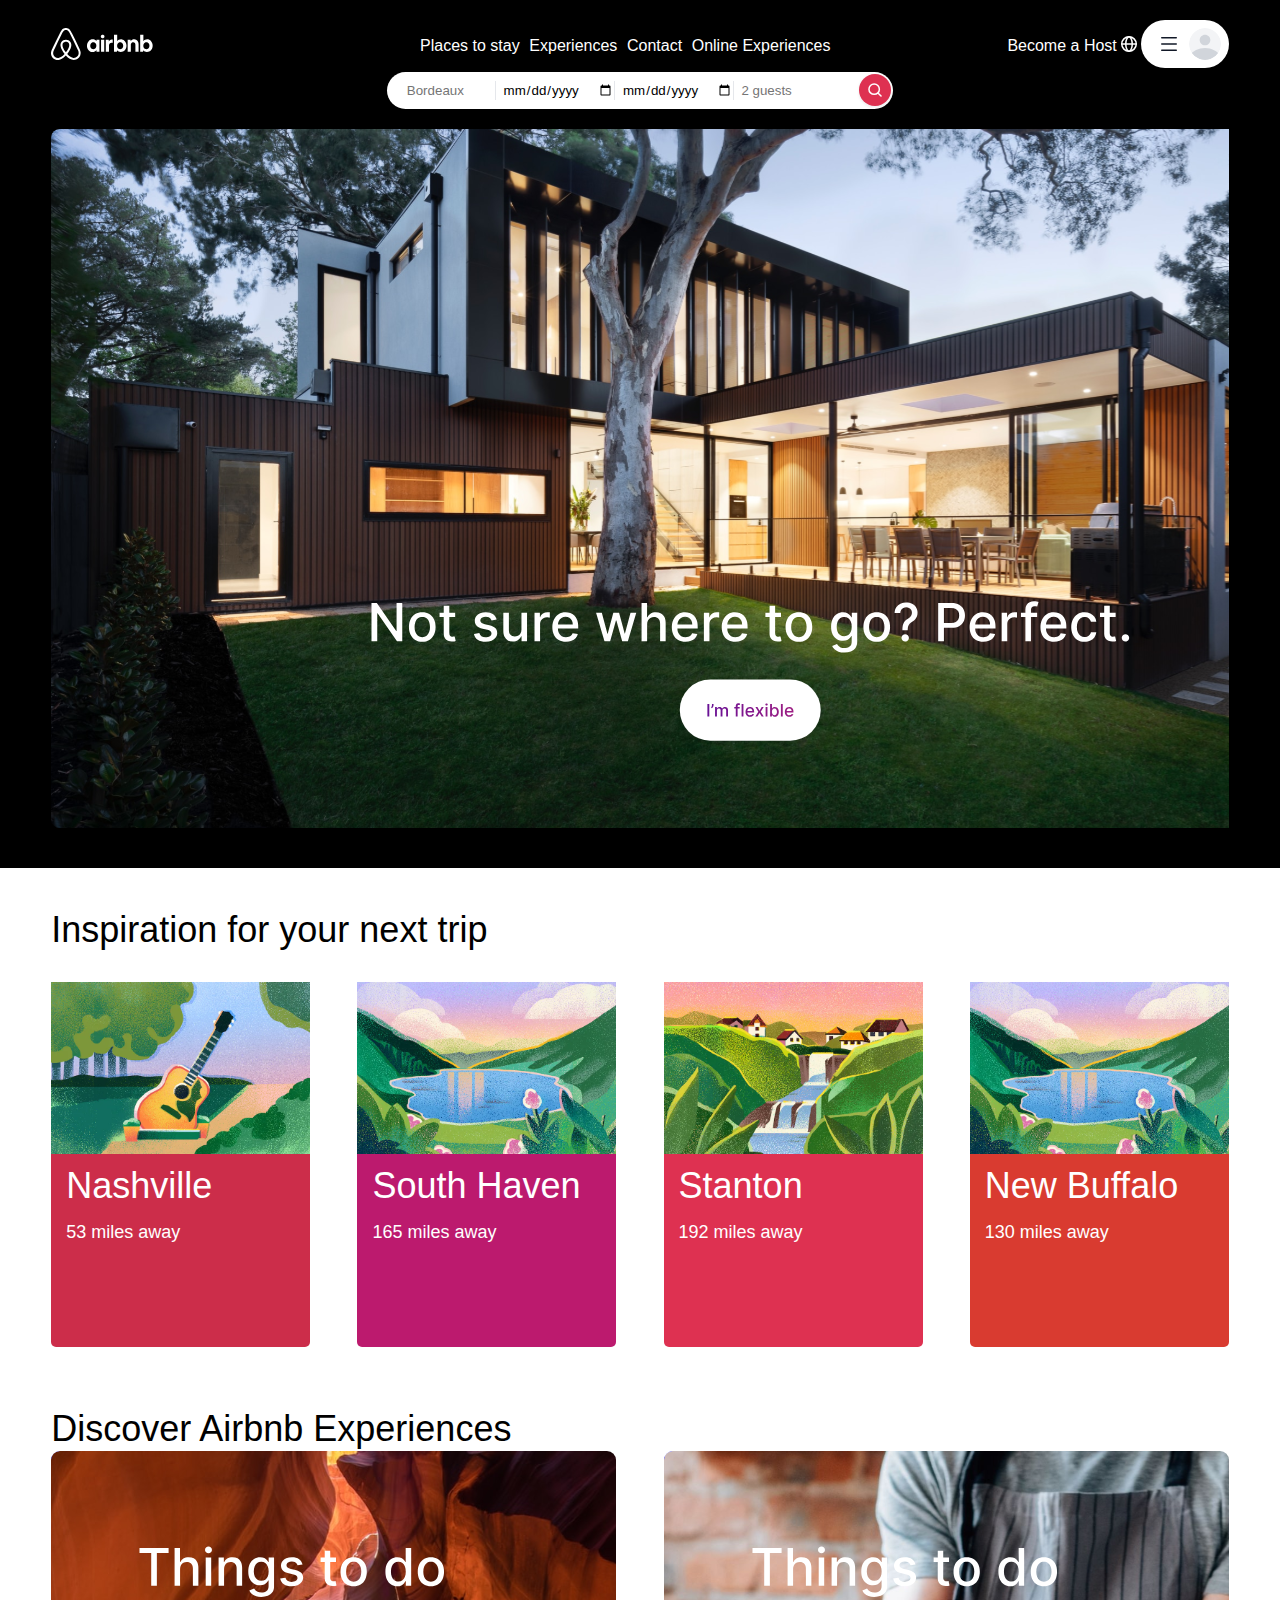
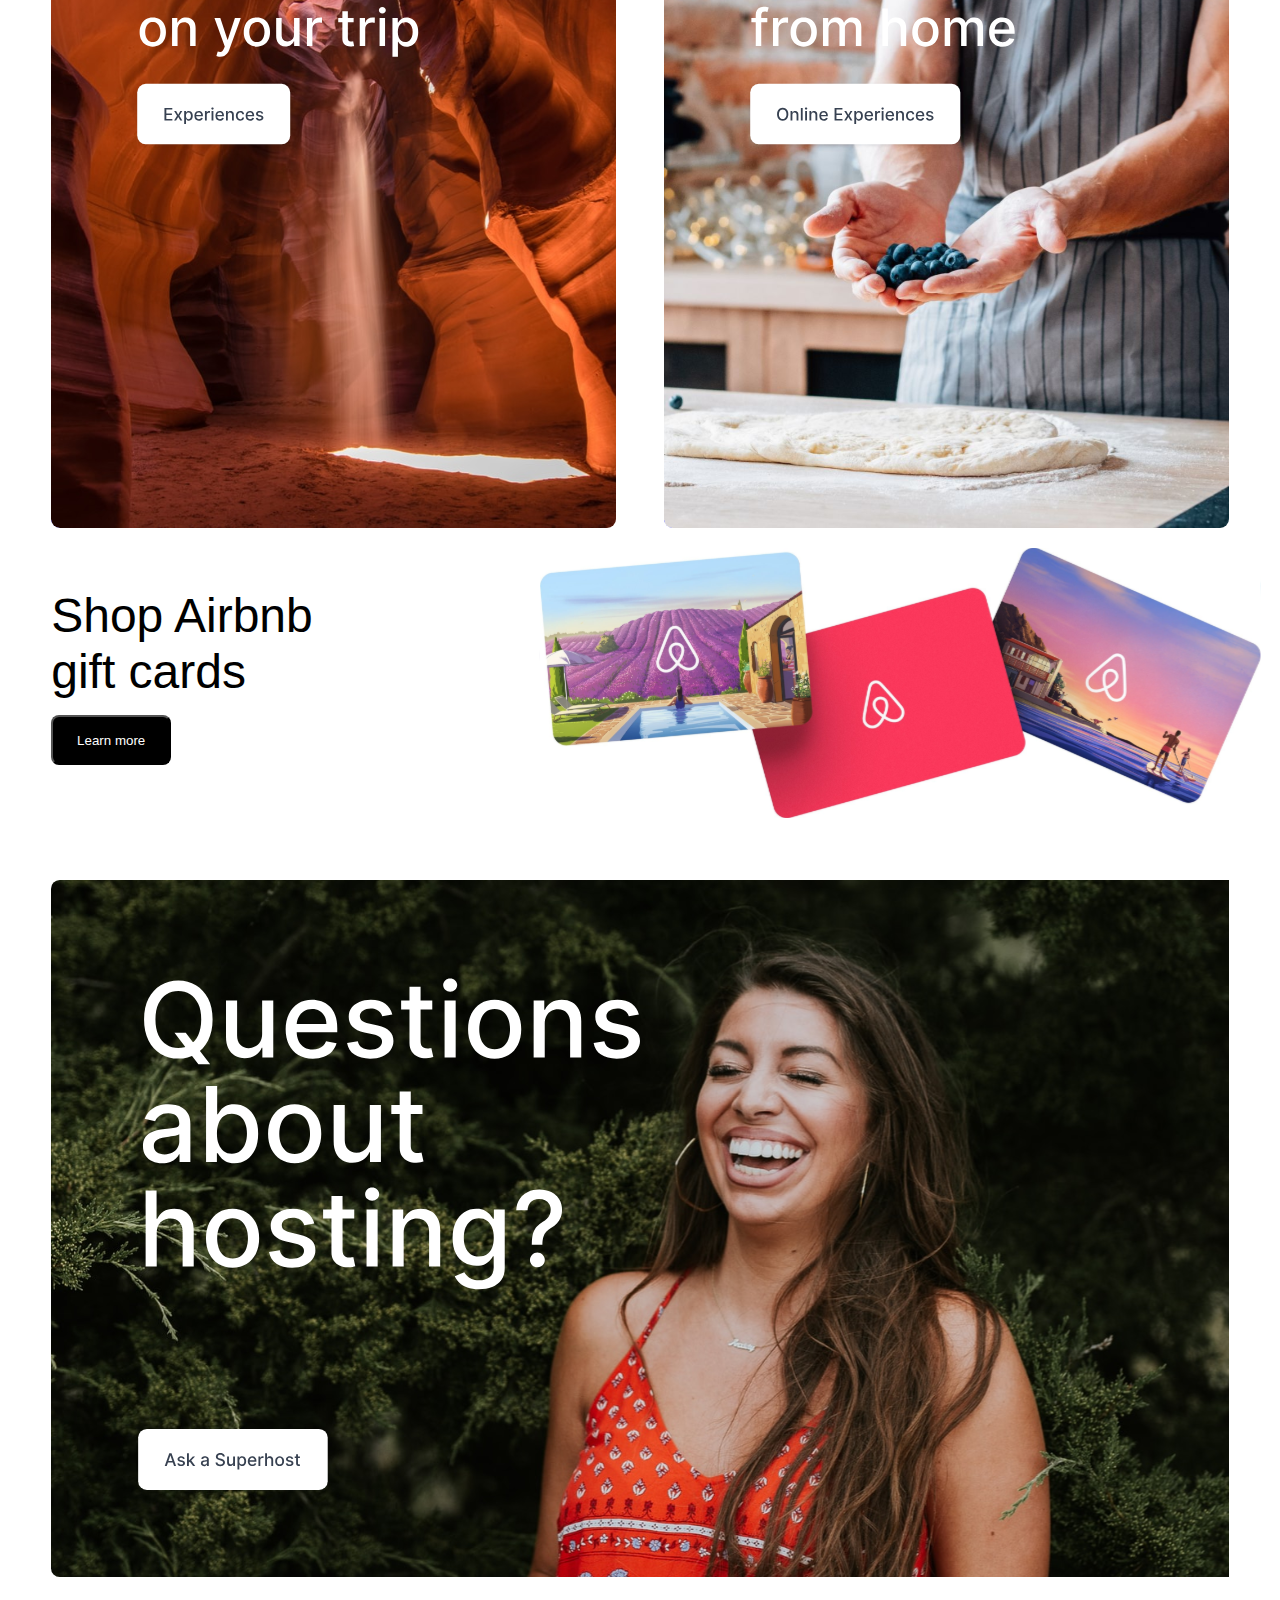
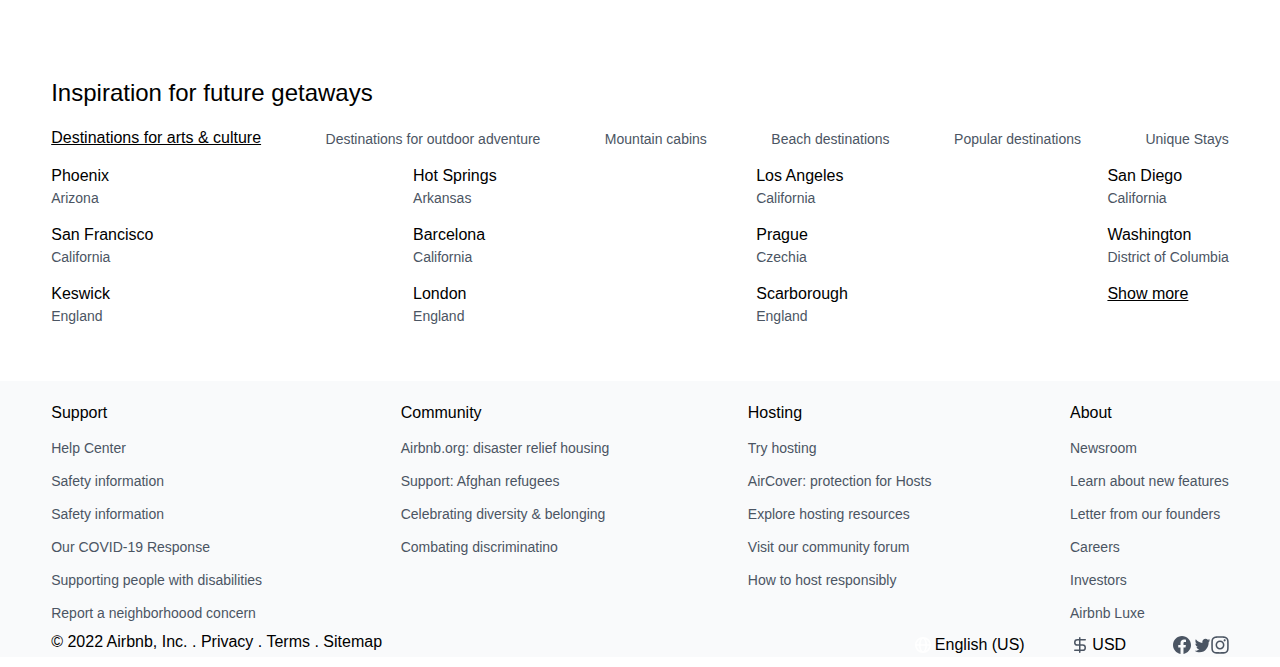
<file: index.html>
<!DOCTYPE html>
<html lang="en">
<head>
    <meta charset="UTF-8">
    <meta http-equiv="X-UA-Compatible" content="IE=edge">
    <meta name="viewport" content="width=device-width, initial-scale=1.0">
    <title>Document</title>
    <link rel="stylesheet" href="style.css">
</head>
<body>
    
    <section class="upper">
        <div class="header">
            <nav class="nav_bar">
                <span><img src="./logo.svg" alt=""></span>
                <div class="nav1">
                    <a class="active" href="#home">Places to stay</a>
                    <a href="#news">Experiences</a>
                    <a href="#contact">Contact</a>
                    <a href="#about">Online Experiences</a>
                </div>

                <div class="nav2">
                    <a href="#news">Become a Host</a>
                    <span><img src="./globe.svg" alt=""></span>
                    <span><img src="./Profile Dropdown.svg" alt=""></span>
                </div>
            </nav>
            <div class="nav11">


                <form  id="search_form">
                <label for="searchTerm" id="lb1">

                <input type="text" class="searchTerm" placeholder="Bordeaux" id="city" style="border: none;     position: relative;
                width: 22%; height: 50%;margin-right: 7px;
                border: none;
                /* display: flex; */
                left: 20px;border-right: 1px solid rgba(229, 231, 235, 1)">

                <input type="date" class="searchTerm" placeholder="Check in" id="checkin" style="border: none;     position: relative;
               width: 22%; height: 50%;margin-right: 7px;
                border: none;
                /* display: flex; */
                left: 20px;border-right: 1px solid rgba(229, 231, 235, 1)">

                <input type="date" class="searchTerm" placeholder="Check out" id="checkout" style="border: none;     position: relative;
                width: 22%; height: 50%;margin-right: 7px;
                border: none;
                /* display: flex; */
                left: 20px;border-right: 1px solid rgba(229, 231, 235, 1)">

                <input type="text" class="searchTerm" placeholder="2 guests" id="guest" style="border: none;     position: relative;
                width: 23%; height: 50%; margin-right: 7px;
                border: none;
                /* display: flex; */
                left: 20px">
                
                
                
                <input type="button"  id="submit_btn"onclick="storevalues() "> <img src="./search.svg"  onclick="storevalues()" style="position: relative; z-index: 2;;"></input>
                <a href="http://127.0.0.1:5500/index4.html" id="link_page">

</a>

</label>

</form>

            </div>

<div class="big_card">
    <button id="flexible_btn"></button>
</div>

        </div>
    </section>


    <section class="card_sec">

        <div class="card1">
            <p style="
            font-size: 36px;
            font-weight: 500;
            line-height: 44px;
            letter-spacing: 0em;
            text-align: left;margin-bottom:30px;" >Inspiration for your next trip</p>
            <div class="card_cont1">
                <div class="card c11">
                    <img src="./Rectangle 1.svg" alt="" style="width: 100%;">
            <spav class="n1">Nashville</spav>
            <span class="miles">53 miles away</span>
                </div>
                <div class="card c12">
                    <img src="./rec3.svg" alt="" style="width: 100%;">
                    <spav class="n1">South Haven</spav>
                    <span class="miles">165 miles away</span>
                </div>
                <div class="card c13">
                     <img src="./rec2.svg" alt="" style="width: 100%;">
                     <spav class="n1">Stanton</spav>
                     <span class="miles">192 miles away</span>
                    </div>
                <div class="card c14">
                     <img src="./rec4.svg" alt="" style="width: 100%;">
                     <spav class="n1">New Buffalo</spav>
                     <span class="miles">130 miles away</span>
                    </div>
            </div>
        </div>

<div class="card2">
    <p style="
    font-size: 36px;
    font-weight: 500;
    line-height: 44px;
    letter-spacing: 0em;
    text-align: left;
    ">Discover Airbnb Experiences</p>
            <div class="card_cont2">
                <div class="kard kard1">
                    <button id="exp"></button>
                    <!-- <img style="height: 100%; width: 100%;" src="./c1.svg" alt=""> -->
                </div>
                <div class="kard kard2">
                    <button id="onexp"></button>
                    <!-- <img style="height: 100%; width: 100%;" src="./c2.svg" alt=""> -->
                </div>
            </div>
</div>

<div class="card3">
   <div class="shop">
    <p style="
    font-size: 48px;
    font-weight: 500;
    line-height: 56px;
    letter-spacing: 0em;
    text-align: left;
    ">Shop Airbnb</p>
    <p style="
    font-size: 48px;
    font-weight: 500;
    line-height: 56px;
    letter-spacing: 0em;
    text-align: left;
    ">gift cards</p>
    <button id="learn">Learn more</button>
   </div> 
   <div class="cardimg">
    <img src="./Gift Cards.svg" alt="" style="height: 135%; width: 107%;">
   </div>
</div>

<div class="card4">
    <button id="superhost"></button>
</div>

<div class="coutries">
    <p class="heading">Inspiration for future getaways</p>
    <div class="genre">
        <span style="color: black; text-decoration: underline; ">Destinations for arts & culture</span>
        <span class="hype">Destinations for outdoor adventure</span>
        <span class="hype">Mountain cabins</span>
        <span class="hype">Beach destinations</span>
        <span class="hype">Popular destinations</span>
        <span class="hype">Unique Stays</span>
    </div>

    <div style="    justify-content: space-between;
    display: flex;     margin-bottom: 40px;">
    
    <div class="city">
        <div style="    margin-top: 15px;
        margin-bottom: 15px;">
        <p class="sup">Phoenix</p>
        <p class="hype">Arizona</p>
    </div>
        <div style="    margin-top: 15px;
        margin-bottom: 15px;">
        <p class="sup">San Francisco</p>
        <p class="hype">California</p>
    </div>
        <div style="    margin-top: 15px;
        margin-bottom: 15px;">
        <p class="sup">Keswick</p>
        <p class="hype">England</p>
    </div>
    </div>

    <div class="city">
        <div style="    margin-top: 15px;
        margin-bottom: 15px;">
        <p class="sup">Hot Springs</p>
        <p class="hype">Arkansas</p>
    </div>
        <div style="    margin-top: 15px;
        margin-bottom: 15px;">
        <p class="sup">Barcelona</p>
        <p class="hype">California</p>
    </div>
        <div style="    margin-top: 15px;
        margin-bottom: 15px;">
        <p class="sup">London</p>
        <p class="hype">England</p>
    </div>
    </div>

    <div class="city">
        <div style="    margin-top: 15px;
        margin-bottom: 15px;">
        <p class="sup">Los Angeles</p>
        <p class="hype">California</p>
    </div>
        <div style="    margin-top: 15px;
        margin-bottom: 15px;">
        <p class="sup">Prague</p>
        <p class="hype">Czechia</p>
    </div>
        <div style="    margin-top: 15px;
        margin-bottom: 15px;">
        <p class="sup">Scarborough</p>
        <p class="hype">England</p>
    </div>
    </div>
    <div class="city">
        <div style="    margin-top: 15px;
        margin-bottom: 15px;">
        <p class="sup">San Diego</p>
        <p class="hype">California</p>
    </div>
        <div style="    margin-top: 15px;
        margin-bottom: 15px;">
        <p class="sup">Washington</p>
        <p class="hype">District of Columbia</p>
    </div>
        <div>
        <a class="sup" style="text-decoration: underline;" href="">Show more</a>
    </div>
    </div>
</div>

</div>

    </section>


    <footer>
<div style="width: 92%;
margin: auto;
padding-top: 20px; margin-bottom: 10px;">
        <div style="display: flex;justify-content: space-between;">
            <div class="foot">
                <p class="sup">Support</p>
                <p class="hyper">Help Center</p>
                <p class="hyper">Safety information</p>
                <p class="hyper">Safety information</p>
                <p class="hyper">Our COVID-19 Response</p>
                <p class="hyper">Supporting people with disabilities</p>
                <p class="hyper">Report a neighborhoood concern</p>
            </div>
            <div class="foot">
                <p class="sup">Community</p>
                <p class="hyper">Airbnb.org: disaster relief housing</p>
                <p class="hyper">Support: Afghan refugees</p>
                <p class="hyper">Celebrating diversity & belonging</p>
                <p class="hyper">Combating discriminatino</p>
            </div>
            <div class="foot">
                <p class="sup" >Hosting</p>
                <p class="hyper">Try hosting</p>
                <p class="hyper">AirCover: protection for Hosts</p>
                <p class="hyper">Explore hosting resources</p>
                <p class="hyper">Visit our community forum</p>
                <p class="hyper">How to host responsibly</p>
            </div>
            <div class="foot">
                <p class="sup">About</p>
                <p class="hyper">Newsroom</p>
                <p class="hyper">Learn about new features</p>
                <p class="hyper">Letter from our founders</p>
                <p class="hyper">Careers</p>
                <p class="hyper">Investors</p>
                <p class="hyper">Airbnb Luxe</p>
            </div>
        </div>
   <div class="line"></div>

   <div class="terms">
    <div style="    width: 50%;">
        <span>© 2022 Airbnb, Inc.</span>
        <span>.</span>
        <span>Privacy</span>
        <span>.</span>
        <span>Terms</span>
        <span>.</span>
        <span>Sitemap</span>
    </div>

    <div style="justify-content: space-between;
    width: 27%;
    align-items: center;
    display: flex;">
        <span style="    display: flex;
        align-items: center;"><img src="./globe.svg" alt="">English (US)</span>
        <span style="    display: flex;
        align-items: center;"><img src="./dollar-2.svg" alt="">USD</span>
       
       <div style="display: flex;">
            <span style="    display: flex;
            align-items: center;"><img src="./fb.svg" alt=""></span>
            <span style="    display: flex;
            align-items: center;"><img src="./twit.svg" alt=""></span>
            <span style="    display: flex;
            align-items: center;"><img src="./insta.svg" alt=""></span>
        </div>
    </div>
   </div>

</div>
    </footer>


<script src="./script.js"></script>
<script src="./script3.js"></script>
<script src="./script4.js"></script>
<script src="./script2.js"></script>


</body>
</html>
</file>
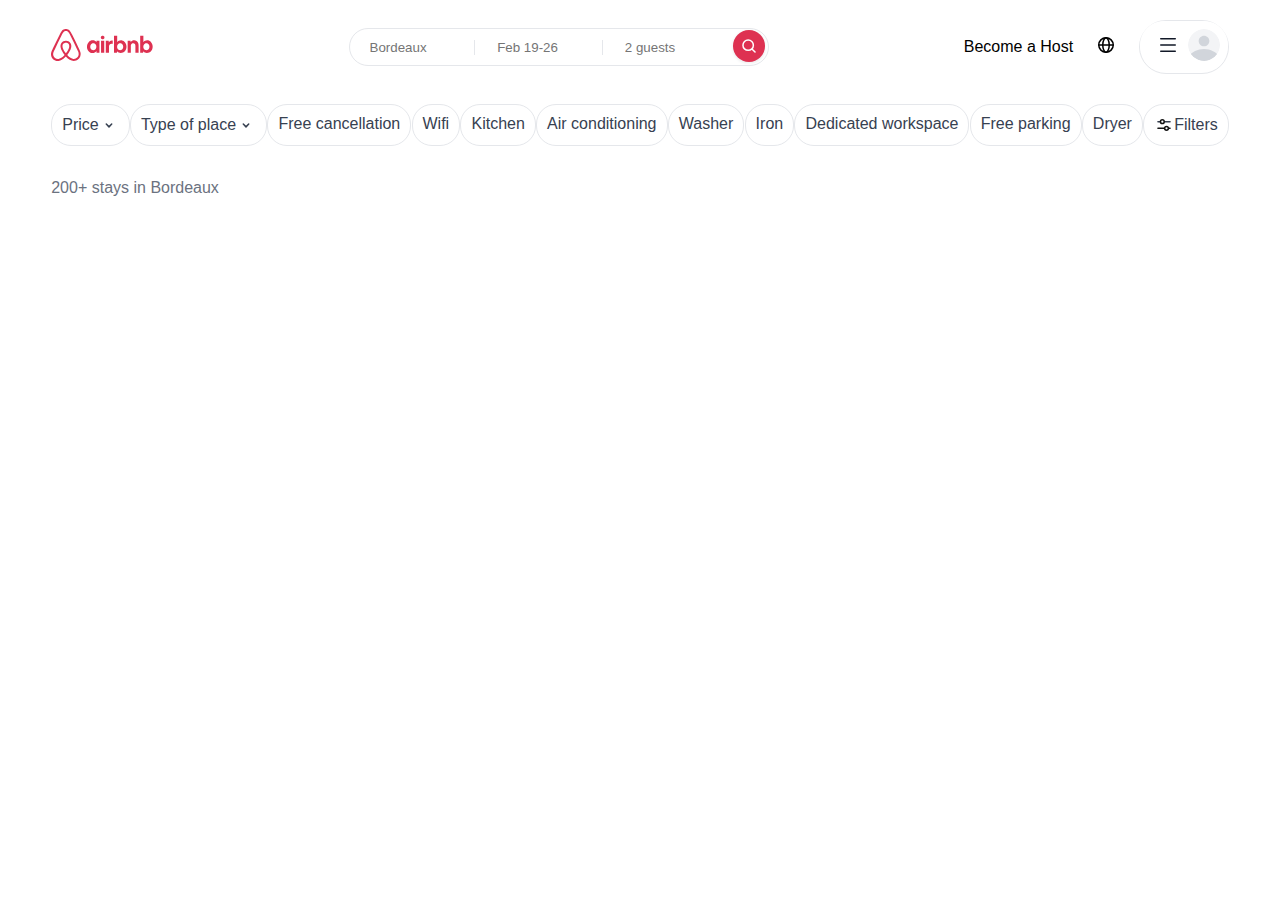
<file: index3.html>
<!DOCTYPE html>
<html lang="en">
<head>
    <meta charset="UTF-8">
    <meta http-equiv="X-UA-Compatible" content="IE=edge">
    <meta name="viewport" content="width=device-width, initial-scale=1.0">
    <link rel="stylesheet" href="style3.css">
    <title>Document</title>
</head>
<body>
    
    <div class="header">
        <nav class="nav_bar">
            <span><img src="./logo2.svg" alt=""></span>
            <div class="nav1">

                <label for="searchTerm" id="lb1">

                <input type="text" class="searchTerm" id="city" placeholder="Bordeaux" style="border: none;     position: relative;
                width: 25%; 
                border: none;
                /* display: flex; */
                left: 20px;border-right: 1px solid rgba(229, 231, 235, 1)">

                <input type="text" class="searchTerm" id="duration" placeholder="Feb 19-26" style="border: none;     position: relative;
               width: 25%; 
                border: none;
                /* display: flex; */
                left: 20px;border-right: 1px solid rgba(229, 231, 235, 1)">

                <input type="text" class="searchTerm" id="guest" placeholder="2 guests" style="border: none;     position: relative;
                width: 25%; 
                border: none;
                /* display: flex; */
                left: 20px">


               <img src="./search.svg" alt="">

</label>
            </div>

            <div class="nav2">
                <a style="color: black; text-decoration: none;" href="#news">Become a Host</a>
                <span><img src="./globe 2.svg" alt=""></span>
                <span style="    border-radius: 35px; border: 1px solid rgba(229, 231, 235, 1)"><img src="./Profile Dropdown.svg" alt=""></span>
            </div>
        </nav>

        <div class="sorting">
            <div class="sort1" style="display: flex; align-items: center;"><p>Price </p> <img src="./down.svg" alt=""></div>
            <div class="sort1"style="display: flex; align-items: center;" ><p>Type of place</p>  <img src="./down.svg" alt=""></div>
            <div class="sort1"><p>Free cancellation</p> </div>
            <div class="sort1"><p>Wifi</p></div>
            <div class="sort1"><p>Kitchen</p></div>
            <div class="sort1"><p>Air conditioning</p></div>
            <div class="sort1"><p>Washer</p></div>
            <div class="sort1"><p>Iron</p></div>
            <div class="sort1"><p>Dedicated workspace</p></div>
            <div class="sort1"><p>Free parking</p></div>
            <div class="sort1"><p>Dryer</p></div>
            <div class="sort1" style="display: flex; align-items: center;"><img src="./filter.svg" alt=""> <p>Filters</p> </div>
            
        </div>

    </div>

    <div class="hero">
        <div class="card_section">
            <!-- <div class="hr"></div> -->
            
            <div>
    <p class="hd">200+ stays in Bordeaux</p>
<div class="cards" >


<!-- <div class="line"></div> -->
</div>
</div>

<div class="maps">

    <iframe src="https://maps.google.com/maps?q=25.5, 78.5&z=15&output=embed" width="550" height="535" frameborder="0" style="border:0"></iframe>


</div>
    </div>




   

 <script src="./script.js"></script>
    <script src="./script3.js"></script>
</body>
</html>
</file>
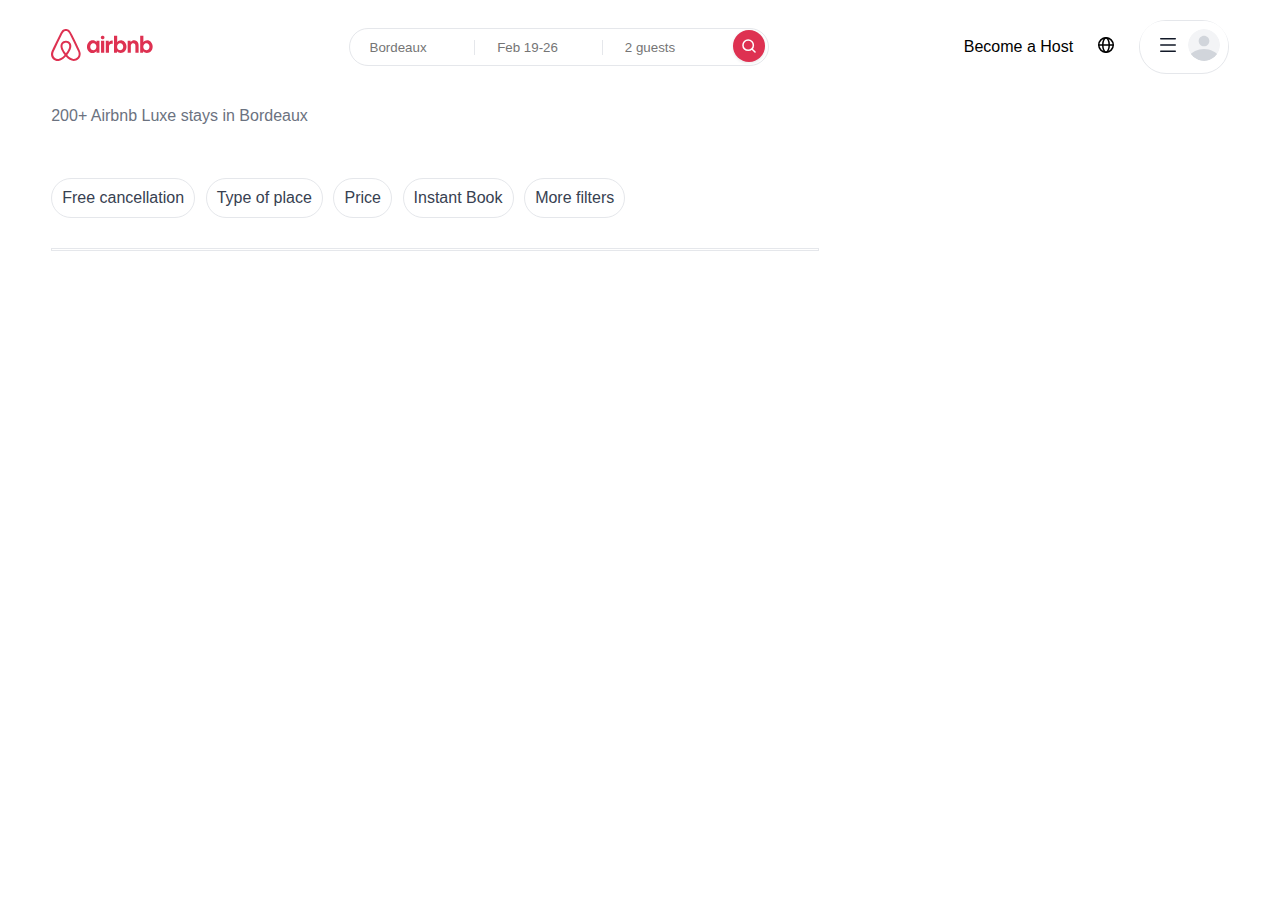
<file: index4.html>
<!DOCTYPE html>
<html lang="en">
<head>
    <meta charset="UTF-8">
    <meta http-equiv="X-UA-Compatible" content="IE=edge">
    <meta name="viewport" content="width=device-width, initial-scale=1.0">
    <link rel="stylesheet" href="style4.css">
    <title>Document</title>
</head>
<body>
    
    <div class="header">
        <nav class="nav_bar">
            <span><img src="./logo2.svg" alt=""></span>
            <div class="nav1">

                <label for="searchTerm" id="lb1">

                <input type="text" class="searchTerm" placeholder="Bordeaux" style="border: none;     position: relative;
                width: 25%; 
                border: none;
                /* display: flex; */
                left: 20px;
                border-right: 1px solid rgba(229, 231, 235, 1)">

                <input type="text" class="searchTerm" placeholder="Feb 19-26" style="border: none;     position: relative;
               width: 25%; 
                border: none;
                /* display: flex; */
                left: 20px; border-right: 1px solid rgba(229, 231, 235, 1)">

                <input type="text" class="searchTerm" placeholder="2 guests" style="border: none;     position: relative;
                width: 25%; 
                border: none;
                /* display: flex; */
                left: 20px">


               <img src="./search.svg" alt="">

</label>
            </div>

            <div class="nav2">
                <a style="color: black; text-decoration: none;" href="#news">Become a Host</a>
                <span><img src="./globe 2.svg" alt=""></span>
                <span style="    border-radius: 35px; border: 1px solid rgba(229, 231, 235, 1)"><img src="./Profile Dropdown.svg" alt=""></span>
            </div>
        </nav>

      

    </div>

    <div class="hero">
        <div class="card_section">
<p class="hd">200+ Airbnb Luxe stays in Bordeaux</p>
<div class="sorting">
  <div  div class="sort1"><p>Free cancellation</p> </div>
    <div class="sort1"><p>Type of place</p></div>
    <div class="sort1"><p>Price</p></div>
    <div class="sort1"><p>Instant Book</p></div>
    <div class="sort1"><p>More filters</p></div>
    
</div>
<!-- <div class="hr"></div> -->


<div class="cards" >
   
</div>

<div class="line"></div>
</div>



<div class="maps">

</div>
    </div>




   


    <script src="./script4.js"></script>
</body>
</html>
</file>
<file: style.css>
*{
    margin: 0px;
    padding: 0px;
    font-family: 'Inter', sans-serif;
}

@import url('https://fonts.googleapis.com/css2?family=Inter&display=swap');

.upper{
    background-color: black;
    width: 100%;
    padding-bottom: 40px;
    /* height: 400px; */
}


.header{
    width: 92%;
    margin: auto;
    padding-top: 20px;
}

.nav_bar{
    display: flex;
    justify-content: space-between;
    align-items: center;
}

#lb1{
    display: flex;
    width: 43%;
    background: white;
    border-radius: 20px;
    align-items: center;
}

#submit_btn{
    width: 0px;
    height: 0px;
    background: transparent;
    border: none;
    width: 47px;
    position: relative;
    right: -22px;
    height: 37px;
}

#link_page{

    position: relative;
    right: 22px;
    height: 37px;
    /* width: 0px; */
    /* width: 43px; */
}

#search_form{
    display: flex;
    width: 100%;
    justify-content: center;
    
}

.nav1{
    /* width: 100% ; */
    position: relative;
    left: 45px;
    display: flex;
    width: 420px;
    justify-content: space-around;
}

.nav2{
    display: flex;
    align-items: center;
}

.nav11{
    width: 100% !important;
    display: flex;
    width: 420px;
    justify-content: space-around;
}

a{
    color: white;
    text-decoration: none;
}

.search_nav{
    height: 50px;
    width: 80%;
    margin: auto;
    background-color: aqua;
}

.big_card{
    background-image: url(./Big\ Card.svg);
    background-repeat: no-repeat;
    background-size: cover;
    height: 699px;
    display: flex;
    justify-content: center;
    align-items: end;
    margin-top: 20px;
}

#flexible_btn{
    margin-bottom: 87px;
    /* padding-bottom: 53px; */
    width: 142px;
    height: 62px;
    border-radius: 30px;
    border: none;
    
    background: transparent;

}

.card_sec{
    width: 92%;
    margin: auto;
}

.card{
    height: 365px;
    /* background-color: blue; */
    width: 22%;
    display: flex;
    border-radius: 5px;
    flex-direction: column;
}

.c11{
    background-color: rgba(204, 45, 74, 1);
}
.c12{
    background: rgba(188, 26, 110, 1);

}
.c13{
    background: rgba(222, 49, 81, 1);

}
.c14{
    background: rgba(217, 59, 48, 1);

}

.n1{
font-size: 36px;
margin-left: 15px;
font-weight: 500;
line-height: 44px;
letter-spacing: 0em;
text-align: left;
color: white;
margin-top: 10px;
margin-bottom: 10px;

}

.miles{
font-size: 18px;
margin-left: 15px;
font-weight: 400;
line-height: 28px;
letter-spacing: 0em;
text-align: left;
color: white;

}

.card_cont1{
    display: flex;
    justify-content: space-between
}
.card_cont2{
    display: flex;
    justify-content: space-between
}

.card1{
    margin-top: 40px;
    margin-bottom: 60px;
}

.kard{
    display: flex;
    align-items: center;
    height: 677px;
    border-radius: 9px;
    background-color: blue;
    width: 48%;
}

.card3{
    display: flex;
    width: 100%;
    padding-bottom: 85px;
    margin-top: 20px;
    margin-bottom: 30px;
}
.shop{
    display: flex;
    width: 40%;
    flex-direction: column;
    padding-top: 40px;
}

.cardimg{
    height: 200px;
    width: 60%;

}

.card4{
    background-image:url(./hosting.svg);
    background-repeat: no-repeat;
    background-size: cover;
    width: 100%;
    height: 697px; 
    display: flex;
    align-items: end;
}

#superhost{
    height: 61px;
    width: 191px;
    margin-left: 87px;
    margin-bottom: 86px;
    border: none;
    border-radius: 20px;
    background: transparent;
}

.genre{
    justify-content: space-between;
    display: flex;
}

footer{
   
    background-color: rgba(249, 250, 251, 1);

}

.terms{
    margin-top: 10px;
    display: flex;
    justify-content: space-between;
}

.hyper{
    margin-top: 13px;
font-size: 14px;
font-weight: 400;
line-height: 20px;
letter-spacing: 0em;
text-align: left;
color: rgba(75, 85, 99, 1);

}
.hype{
font-size: 14px;
font-weight: 400;
line-height: 20px;
letter-spacing: 0em;
text-align: left;
color: rgba(75, 85, 99, 1);

}

.sup{
font-size: 16px;
font-weight: 500;
line-height: 24px;
letter-spacing: 0em;
text-align: left;
color: black;

}

.heading{
font-size: 24px;
font-weight: 500;
line-height: 32px;
letter-spacing: 0em;
text-align: left;
margin-bottom: 20px;
}

.coutries{
    margin-top: 100px;
}

#learn{
    height: 50px;
    width: 120px;
    background: black;
    color: white;
    border-radius: 8px;
    margin-top: 15px;
}



.kard2{
    background-image: url(./c2.svg);
    background-repeat: no-repeat;
    background-size: cover;
}
.kard1{
    background-image: url(./c1.svg);
    background-repeat: no-repeat;
    background-size: cover;
}

#exp{
    width: 154px;
    height: 61px;
    margin-left: 86px;
    margin-bottom: 151px;
    border: none;
    background-color: transparent;
    border-radius: 5px;
}
#onexp{
    width: 154px;
    height: 61px;
    margin-left: 86px;
    margin-bottom: 151px;
    border: none;
    background-color: transparent;
    border-radius: 5px;
}
</file>
<file: style3.css>
*{
    margin: 0px;
    padding: 0px;
    font-family: 'Inter', sans-serif;
}

@import url('https://fonts.googleapis.com/css2?family=Inter&display=swap');


.header{
    width: 92%;
    margin: auto;
    padding-top: 20px;
    margin-bottom: 30px;

}

.nav_bar{
    display: flex;
    justify-content: space-between;
    align-items: center;
}

.nav2{
    align-items: center;
    display: flex;
    width: 265px;
    justify-content: space-between;
    

}

.nav1{
    display: flex;
    width: 420px;
    justify-content: space-around;
}



#lb1{
    align-items: center;
    display: flex;
    border: 1px solid rgba(229, 231, 235, 1);
    width: 450px;
    justify-content: space-between;
    border-radius: 25px;
}

.sorting{
    display: flex;
}

.sorting{
    margin-top: 30px;
    width: 100%;
justify-content: space-between;
}

.sort1{
    color: rgba(55, 65, 81, 1);
    padding: 10px;
    border-radius: 20px;
    border: 1px solid rgba(229, 231, 235, 1)
}

.sort+p{
    color: rgba(55, 65, 81, 1);
    
}

.hero{

    width: 92%;
    margin: auto;
    display: flex;
 
    
}

.hd{
    color: rgba(107, 114, 128, 1);
    font-size: 16px;
    font-weight: 400;
    line-height: 24px;
    margin-bottom: 20px;
    
    
}
.maps{
    width: 35%;
}

.card_section{
    /* width: 65%; */
   display: flex;
   /* background-color: aquamarine; */
   /* flex-direction: column; */
}
.hr{
    margin-bottom: 20px;
    height: 5px;
    width: 100%;
    background-color: aliceblue;
}

.cards{
    display: flex;
    flex-direction: column;
    height: 30vw;
    overflow: scroll;
}

.cards::-webkit-scrollbar {
    display: none;
  }
  
.card_det{
    margin-top: 5px;
    display: flex;
    /* flex-direction: column; */
    width: 100%;
    height: 60px;
    display: flex;
    margin-bottom: 40px;
    justify-content: space-between;
    /* align-items: center; */
}

.card_img{
    height: 250px;
    width: 350px;
}

.cont1{
    display: flex;
    width: 100%;
}
.left{
    display: flex;
    flex-direction: column;
}

.cardhd{
    font-size: 16px;
    font-weight: 400;
    color:rgba(107, 114, 128, 1) ;
    margin-bottom: 12px;
    
}

.hotelnm{
    
    font-size: 20px;
    font-weight: 500;
    color: rgba(55, 65, 81, 1);

    
}

.ftsp{
    margin-right: 10px;
font-size: 14px;
font-weight: 400;
color: rgba(107, 114, 128, 1);


}

.chr{
    margin-top: 40px;
    width: 10%;
    border: 1px solid rgba(229, 231, 235, 1)
}

.hotelnm:hover{
cursor: pointer;
}

.ratetext{
    font-size: 14px;
    font-weight: 500;
    color: rgba(55, 65, 81, 1);

}

.rating{
    margin-top: 50px;
    display: flex;
    justify-content: space-between;
}

.rate{
    width: 140px;
    display: flex;
    justify-content: space-between;

}

.right{
    margin-left: 50px;
    width: 100%;
}

.line{
    width: 100%;
    margin-top: 30px;
    margin-bottom: 30px;
    height: 1px;
    border: 1px solid rgba(229, 231, 235, 1);
}

.night{
    
font-size: 14px;
font-weight: 400;

color: rgba(55, 65, 81, 1);

}

.price{
    width: 70px;
    display: flex;
    justify-content: space-between;
}

.dol{
 
font-size: 18px;
font-weight: 500;
color: rgba(55, 65, 81, 1);

}


.maps{
    margin-left: 20px;
}
</file>
<file: style4.css>
*{
    margin: 0px;
    padding: 0px;
    font-family: 'Inter', sans-serif;
}

@import url('https://fonts.googleapis.com/css2?family=Inter&display=swap');


.header{
    width: 92%;
    margin: auto;
    padding-top: 20px;
    margin-bottom: 30px;

}

.nav_bar{
    display: flex;
    justify-content: space-between;
    align-items: center;
}

.nav2{
    align-items: center;
    display: flex;
    width: 265px;
    justify-content: space-between;
    

}

.nav1{
    display: flex;
    width: 420px;
    justify-content: space-around;
}

#lb1{
    align-items: center;
    display: flex;
    border: 1px solid rgba(229, 231, 235, 1);
    width: 450px;
    justify-content: space-between;
    border-radius: 25px;
}

.sorting{
    display: flex;
}

.sorting{
    margin-top: 30px;
    width: 75%;
justify-content: space-between;
}

.sort1{
    color: rgba(55, 65, 81, 1);
    padding: 10px;
    border-radius: 20px;
    border: 1px solid rgba(229, 231, 235, 1)
}

.sort+p{
    color: rgba(55, 65, 81, 1);
    
}

.hero{

    width: 92%;
    margin: auto;
    display: flex;
 
    
}

.hd{
    color: rgba(107, 114, 128, 1);
    font-size: 16px;
    font-weight: 400;
    line-height: 24px;
    margin-bottom: 20px;
    
    
}
.maps{
    width: 35%;
}

.card_section{
    width: 65%;
   display: flex;
   /* background-color: aquamarine; */
   flex-direction: column;
}
.hr{
    margin-bottom: 20px;
    height: 5px;
    width: 100%;
    background-color: aliceblue;
}

.cards{
    display: flex;
    flex-direction: column;
   
}
.card_det{
    margin-top: 5px;
    display: flex;
    /* flex-direction: column; */
    width: 100%;
    height: 60px;
    display: flex;
    margin-bottom: 40px;
    justify-content: space-between;
    /* align-items: center; */
}

.card_img{
    height: 250px;
    width: 350px;
}

.cont1{
    display: flex;
    width: 100%;
}
.left{
    display: flex;
    flex-direction: column;
}

.cardhd{
    font-size: 16px;
    font-weight: 400;
    color:rgba(107, 114, 128, 1) ;
    margin-bottom: 12px;
    
}

.hotelnm{
    
    font-size: 20px;
    font-weight: 500;
    color: rgba(55, 65, 81, 1);

    
}

.ftsp{
    margin-right: 10px;
font-size: 14px;
font-weight: 400;
color: rgba(107, 114, 128, 1);


}

.chr{
    margin-top: 40px;
    width: 10%;
    border: 1px solid rgba(229, 231, 235, 1)
}

.feat{

}

.ratetext{
    font-size: 14px;
    font-weight: 500;
    color: rgba(55, 65, 81, 1);

}

.rating{
    margin-top: 50px;
    display: flex;
    justify-content: space-between;
}

.rate{
    width: 140px;
    display: flex;
    justify-content: space-between;

}

.right{
    margin-left: 50px;
    width: 100%;
}

.line{
    width: 100%;
    margin-top: 30px;
    margin-bottom: 30px;
    height: 1px;
    border: 1px solid rgba(229, 231, 235, 1);
    
}

.night{
    
font-size: 14px;
font-weight: 400;

color: rgba(55, 65, 81, 1);

}

.price{
    width: 70px;
    display: flex;
    justify-content: space-between;
}

.dol{
 
font-size: 18px;
font-weight: 500;
color: rgba(55, 65, 81, 1);

}
</file>
